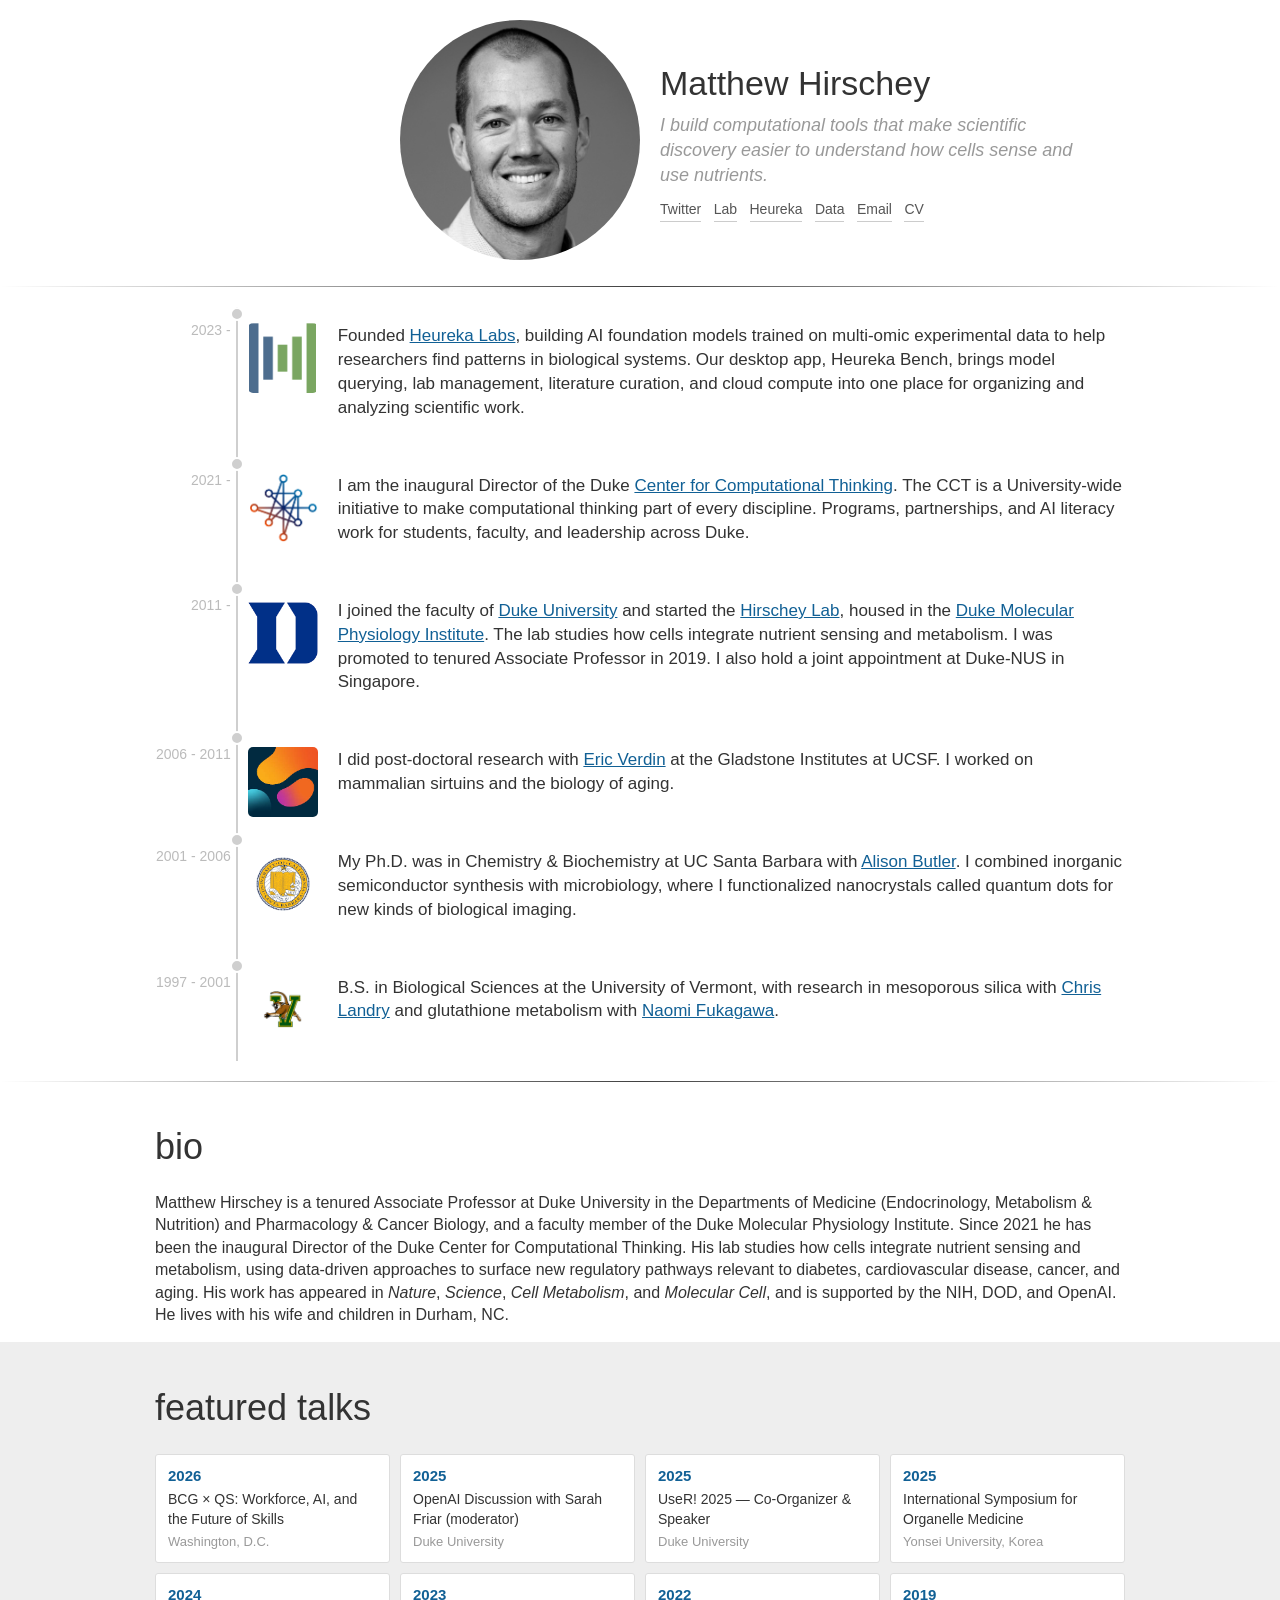
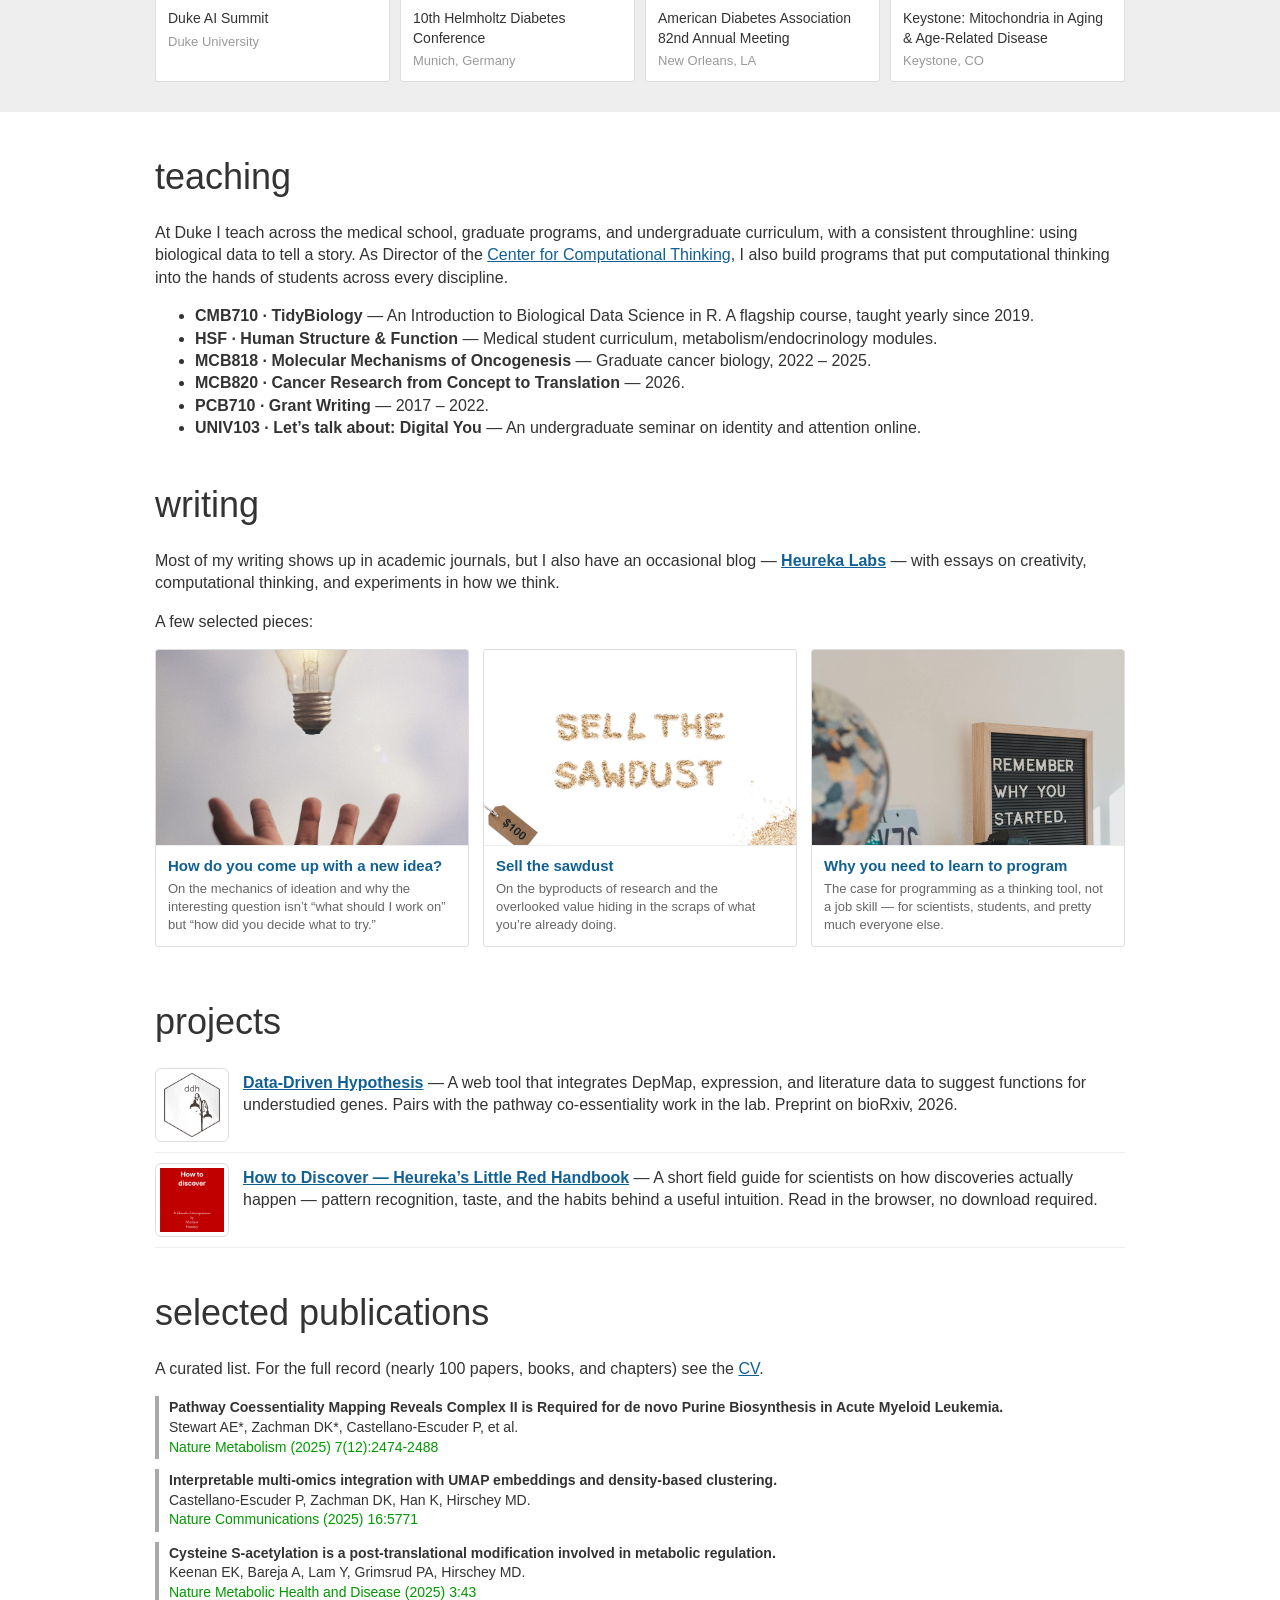
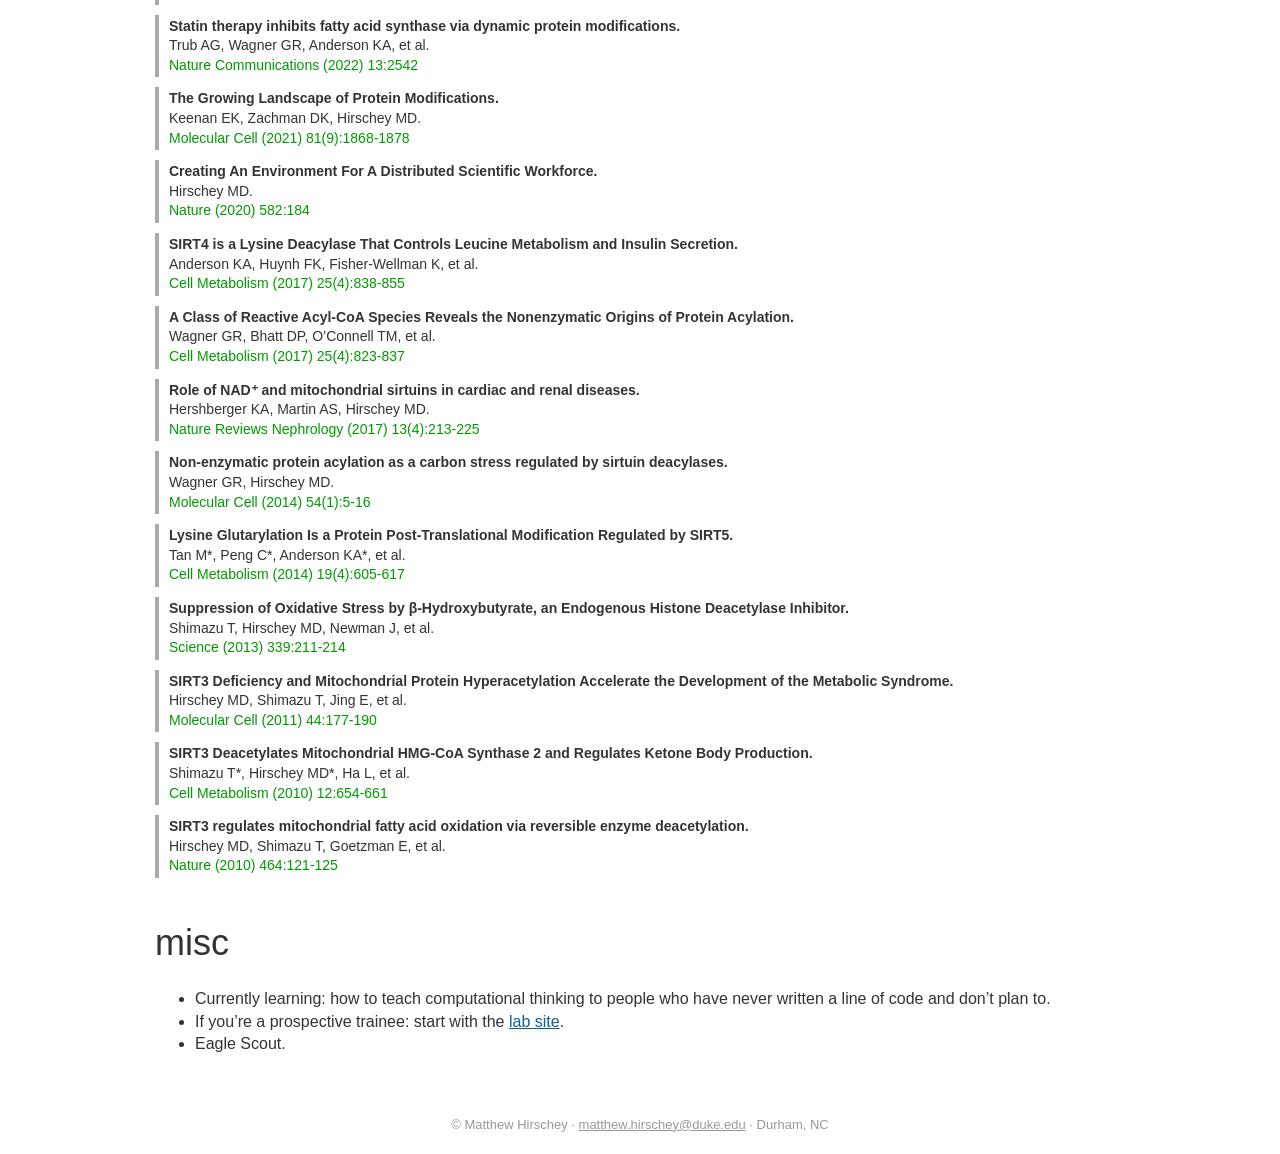
<file: index.html>
<!doctype html>
<html lang="en"><head><meta charset="utf-8">
    <meta name="viewport" content="width=device-width, initial-scale=1, shrink-to-fit=no">
    <title>Matthew Hirschey</title>
    <meta name="description" content="Matthew Hirschey — scientist, Associate Professor at Duke University, Director of the Center for Computational Thinking.">
    <link rel="canonical" href="https://matthewhirschey.com/">
    <meta name="author" content="Matthew Hirschey">

    <!-- Open Graph -->
    <meta property="og:type" content="profile">
    <meta property="og:title" content="Matthew Hirschey">
    <meta property="og:description" content="Matthew Hirschey — scientist, Associate Professor at Duke University, Director of the Center for Computational Thinking.">
    <meta property="og:image" content="https://matthewhirschey.com/Hirschey_Matt_square_bw.jpg">
    <meta property="og:url" content="https://matthewhirschey.com/">
    <meta property="profile:first_name" content="Matthew">
    <meta property="profile:last_name" content="Hirschey">

    <!-- Twitter Card -->
    <meta name="twitter:card" content="summary_large_image">
    <meta name="twitter:creator" content="@matthewhirschey">
    <meta name="twitter:site" content="@matthewhirschey">
    <meta name="twitter:title" content="Matthew Hirschey">
    <meta name="twitter:description" content="Matthew Hirschey — scientist, Associate Professor at Duke University, Director of the Center for Computational Thinking.">
    <meta name="twitter:image" content="https://matthewhirschey.com/Hirschey_Matt_square_bw.jpg">

    <!-- Schema.org Person (JSON-LD) -->
    <script type="application/ld+json">
    {
      "@context": "https://schema.org",
      "@type": "Person",
      "name": "Matthew D. Hirschey",
      "givenName": "Matthew",
      "familyName": "Hirschey",
      "url": "https://matthewhirschey.com/",
      "image": "https://matthewhirschey.com/Hirschey_Matt_square_bw.jpg",
      "email": "matthew.hirschey@duke.edu",
      "description": "Matthew Hirschey — scientist, Associate Professor at Duke University, Director of the Center for Computational Thinking.",
      "jobTitle": "Associate Professor",
      "worksFor": {
        "@type": "EducationalOrganization",
        "name": "Duke University",
        "url": "https://duke.edu",
        "department": {
          "@type": "Organization",
          "name": "Duke Center for Computational Thinking",
          "url": "https://computationalthinking.duke.edu"
        }
      },
      "alumniOf": [
        { "@type": "EducationalOrganization", "name": "UC Santa Barbara", "url": "https://www.ucsb.edu" },
        { "@type": "EducationalOrganization", "name": "University of Vermont", "url": "https://www.uvm.edu" }
      ],
      "knowsAbout": [
        "metabolism", "mitochondria", "sirtuins", "nutrient sensing",
        "computational biology", "data-driven discovery", "computational thinking"
      ],
      "sameAs": [
        "https://twitter.com/matthewhirschey",
        "https://www.linkedin.com/in/matthew-hirschey/",
        "https://www.hirscheylab.org",
        "https://www.heurekalabs.co",
        "https://www.heurekalabs.org",
        "https://www.datadrivenhypothesis.com",
        "https://orcid.org/0000-0003-4541-5376",
        "https://scholar.google.com/citations?user=OLG9E-sAAAAJ",
        "https://github.com/matthewhirschey",
        "https://scholars.duke.edu/person/matthew.hirschey",
        "https://www.wikidata.org/wiki/Q37379356"
      ]
    }
    </script>

    <link rel="stylesheet" type="text/css" href="style.css">
  </head>
  <body>

    <div id="dhead" class="container">
      <div class="row">
        <div id="dpic">
          <img src="Hirschey_Matt_square_bw.jpg" class="ppic" alt="Matthew Hirschey">
        </div>
        <div id="ddesc">
          <h1>Matthew Hirschey</h1>
          <h2>I build computational tools that make scientific discovery easier to understand how cells sense and use nutrients.</h2>
          <div id="dico">
            <a href="https://twitter.com/matthewhirschey">Twitter</a>
            <a href="https://www.hirscheylab.org">Lab</a>
            <a href="https://www.heurekalabs.co">Heureka</a>
            <a href="https://www.datadrivenhypothesis.com">Data</a>
            <a href="mailto:matthew.hirschey@duke.edu">Email</a>
            <a href="Hirschey_CV.pdf">CV</a>
          </div>
        </div>
      </div>
    </div>

    <hr>

<div id="history" class="container">
<div class="entry row">
<div class="timespan">
<p>2023 -</p>
</div>
<div class="ico">
<div class="entry-dot">

</div>
<p><img src="img/heureka-logo.png"></p>
</div>
<div class="desc">
<p>Founded <a href="https://www.heurekalabs.co">Heureka Labs</a>, building AI foundation models trained on multi-omic experimental data to help researchers find patterns in biological systems. Our desktop app, Heureka Bench, brings model querying, lab management, literature curation, and cloud compute into one place for organizing and analyzing scientific work.</p>
</div>
</div>
<div class="entry row">
<div class="timespan">
<p>2021 -</p>
</div>
<div class="ico">
<div class="entry-dot">

</div>
<p><img src="img/cct-logo.png"></p>
</div>
<div class="desc">
<p>I am the inaugural Director of the Duke <a href="https://computationalthinking.duke.edu">Center for Computational Thinking</a>. The CCT is a University-wide initiative to make computational thinking part of every discipline. Programs, partnerships, and AI literacy work for students, faculty, and leadership across Duke.</p>
</div>
</div>
<div class="entry row">
<div class="timespan">
<p>2011 -</p>
</div>
<div class="ico">
<div class="entry-dot">

</div>
<p><img src="img/duke-logo.png"></p>
</div>
<div class="desc">
<p>I joined the faculty of <a href="https://medicine.duke.edu">Duke University</a> and started the <a href="https://www.hirscheylab.org">Hirschey Lab</a>, housed in the <a href="https://dmpi.duke.edu">Duke Molecular Physiology Institute</a>. The lab studies how cells integrate nutrient sensing and metabolism. I was promoted to tenured Associate Professor in 2019. I also hold a joint appointment at Duke-NUS in Singapore.</p>
</div>
</div>
<div class="entry row">
<div class="timespan">
<p>2006 - 2011</p>
</div>
<div class="ico">
<div class="entry-dot">

</div>
<p><img src="img/gladstone-logo.jpeg"></p>
</div>
<div class="desc">
<p>I did post-doctoral research with <a href="https://en.wikipedia.org/wiki/Eric_Verdin">Eric Verdin</a> at the Gladstone Institutes at UCSF. I worked on mammalian sirtuins and the biology of aging.</p>
</div>
</div>
<div class="entry row">
<div class="timespan">
<p>2001 - 2006</p>
</div>
<div class="ico">
<div class="entry-dot">

</div>
<p><img src="img/ucsb-logo.png"></p>
</div>
<div class="desc">
<p>My Ph.D.&nbsp;was in Chemistry &amp; Biochemistry at UC Santa Barbara with <a href="https://labs.chem.ucsb.edu/butler/alison/">Alison Butler</a>. I combined inorganic semiconductor synthesis with microbiology, where I functionalized nanocrystals called quantum dots for new kinds of biological imaging.</p>
</div>
</div>
<div class="entry row">
<div class="timespan">
<p>1997 - 2001</p>
</div>
<div class="ico">
<div class="entry-dot">

</div>
<p><img src="img/uvm-logo.png"></p>
</div>
<div class="desc">
<p>B.S. in Biological Sciences at the University of Vermont, with research in mesoporous silica with <a href="https://www.uvm.edu/cas/chemistry/profile/christopher-c-landry">Chris Landry</a> and glutathione metabolism with <a href="https://en.wikipedia.org/wiki/Naomi_Fukagawa">Naomi Fukagawa</a>.</p>
</div>
</div>
</div>
<hr>
<div id="bio" class="container">
<div class="ctitle">
bio
</div>
<p>Matthew Hirschey is a tenured Associate Professor at Duke University in the Departments of Medicine (Endocrinology, Metabolism &amp; Nutrition) and Pharmacology &amp; Cancer Biology, and a faculty member of the Duke Molecular Physiology Institute. Since 2021 he has been the inaugural Director of the Duke Center for Computational Thinking. His lab studies how cells integrate nutrient sensing and metabolism, using data-driven approaches to surface new regulatory pathways relevant to diabetes, cardiovascular disease, cancer, and aging. His work has appeared in <em>Nature</em>, <em>Science</em>, <em>Cell Metabolism</em>, and <em>Molecular Cell</em>, and is supported by the NIH, DOD, and OpenAI. He lives with his wife and children in Durham, NC.</p>
</div>
<div style="background-color: #eee; padding-top: 1px; margin-top: 10px;">
  <div id="featured-talks" class="container">
    <div class="ctitle">featured talks</div>
    <div class="row">
      <div class="card">
        <span class="cyear">2026</span>
        <span class="cvenue">BCG × QS: Workforce, AI, and the Future of Skills</span>
        <span class="cloc">Washington, D.C.</span>
      </div>
      <div class="card">
        <span class="cyear">2025</span>
        <span class="cvenue">OpenAI Discussion with Sarah Friar (moderator)</span>
        <span class="cloc">Duke University</span>
      </div>
      <div class="card">
        <span class="cyear">2025</span>
        <span class="cvenue">UseR! 2025 — Co-Organizer &amp; Speaker</span>
        <span class="cloc">Duke University</span>
      </div>
      <div class="card">
        <span class="cyear">2025</span>
        <span class="cvenue">International Symposium for Organelle Medicine</span>
        <span class="cloc">Yonsei University, Korea</span>
      </div>
      <div class="card">
        <span class="cyear">2024</span>
        <span class="cvenue">Duke AI Summit</span>
        <span class="cloc">Duke University</span>
      </div>
      <div class="card">
        <span class="cyear">2023</span>
        <span class="cvenue">10th Helmholtz Diabetes Conference</span>
        <span class="cloc">Munich, Germany</span>
      </div>
      <div class="card">
        <span class="cyear">2022</span>
        <span class="cvenue">American Diabetes Association 82nd Annual Meeting</span>
        <span class="cloc">New Orleans, LA</span>
      </div>
      <div class="card">
        <span class="cyear">2019</span>
        <span class="cvenue">Keystone: Mitochondria in Aging &amp; Age-Related Disease</span>
        <span class="cloc">Keystone, CO</span>
      </div>
    </div>
  </div>
</div>
<div id="teaching" class="container">
<div class="ctitle">
teaching
</div>
<p>At Duke I teach across the medical school, graduate programs, and undergraduate curriculum, with a consistent throughline: using biological data to tell a story. As Director of the <a href="https://computationalthinking.duke.edu">Center for Computational Thinking</a>, I also build programs that put computational thinking into the hands of students across every discipline.</p>
<div class="tul nodot">
<ul>
<li><span><strong>CMB710 · TidyBiology</strong></span> — An Introduction to Biological Data Science in R. A flagship course, taught yearly since 2019.</li>
<li><span><strong>HSF · Human Structure &amp; Function</strong></span> — Medical student curriculum, metabolism/endocrinology modules.</li>
<li><span><strong>MCB818 · Molecular Mechanisms of Oncogenesis</strong></span> — Graduate cancer biology, 2022 – 2025.</li>
<li><span><strong>MCB820 · Cancer Research from Concept to Translation</strong></span> — 2026.</li>
<li><span><strong>PCB710 · Grant Writing</strong></span> — 2017 – 2022.</li>
<li><span><strong>UNIV103 · Let’s talk about: Digital You</strong></span> — An undergraduate seminar on identity and attention online.</li>
</ul>
</div>
</div>
<div id="writing" class="container">
<div class="ctitle">
writing
</div>
<p>Most of my writing shows up in academic journals, but I also have an occasional blog — <a href="https://www.heurekalabs.org"><strong>Heureka Labs</strong></a> — with essays on creativity, computational thinking, and experiments in how we think.</p>
<p>A few selected pieces:</p>
<div class="row writing-row">
  <div class="card wcard">
    <a href="https://www.heurekalabs.org/a-new-experiment/" class="wthumb"><img src="img/post-new-idea.jpg" alt="How do you come up with a new idea?"></a>
    <a href="https://www.heurekalabs.org/a-new-experiment/" class="wtitle">How do you come up with a new idea?</a>
    <div class="wdesc">On the mechanics of ideation and why the interesting question isn’t
“what should I work on” but “how did you decide what to try.”</div>
  </div>
  <div class="card wcard">
    <a href="https://www.heurekalabs.org/sell-the-sawdust/" class="wthumb"><img src="img/post-sawdust.jpg" alt="Sell the sawdust"></a>
    <a href="https://www.heurekalabs.org/sell-the-sawdust/" class="wtitle">Sell the sawdust</a>
    <div class="wdesc">On the byproducts of research and the overlooked value hiding in the
scraps of what you’re already doing.</div>
  </div>
  <div class="card wcard">
    <a href="https://www.heurekalabs.org/why-learn-to-program/" class="wthumb"><img src="img/post-program.jpg" alt="Why you need to learn to program"></a>
    <a href="https://www.heurekalabs.org/why-learn-to-program/" class="wtitle">Why you need to learn to program</a>
    <div class="wdesc">The case for programming as a thinking tool, not a job skill — for
scientists, students, and pretty much everyone else.</div>
  </div>
</div>
</div>
<div id="pet-projects" class="container">
  <div class="ctitle">projects</div>
  <div class="project">
    <div class="pico"><img src="img/ddh-logo.png" alt="Data-Driven Hypothesis"></div>
    <div class="pdesc">
      <a href="https://www.datadrivenhypothesis.com"><b>Data-Driven Hypothesis</b></a> — A web tool that integrates DepMap, expression, and literature data to
suggest functions for understudied genes. Pairs with the pathway
co-essentiality work in the lab. Preprint on bioRxiv, 2026.
    </div>
    <div class="pend"></div>
  </div>
  <div class="project">
    <div class="pico"><img src="img/handbook-logo.png" alt="How to Discover — Heureka’s Little Red Handbook"></div>
    <div class="pdesc">
      <a href="https://handbook.heurekalabs.co"><b>How to Discover — Heureka’s Little Red Handbook</b></a> — A short field guide for scientists on how discoveries actually happen
— pattern recognition, taste, and the habits behind a useful intuition.
Read in the browser, no download required.
    </div>
    <div class="pend"></div>
  </div>
</div>
<div id="publications" class="container">
<div class="ctitle">
selected publications
</div>
<p>A curated list. For the full record (nearly 100 papers, books, and chapters) see the <a href="Hirschey_CV.pdf">CV</a>.</p>
<div class="pub-list">
<div class="pub">
<a class="pub-title" href="https://doi.org/10.1038/s42255-025-01410-x" target="_blank" rel="noopener">Pathway Coessentiality Mapping Reveals Complex II is Required for de novo Purine Biosynthesis in Acute Myeloid Leukemia.</a>
<span class="pub-authors">Stewart AE*, Zachman DK*, Castellano-Escuder P, et al.</span>
<span class="pub-venue">Nature Metabolism (2025) 7(12):2474-2488</span>
</div>
<script type="application/ld+json">{"@context":"https://schema.org","@type":"ScholarlyArticle","name":"Pathway Coessentiality Mapping Reveals Complex II is Required for de novo Purine Biosynthesis in Acute Myeloid Leukemia.","author":[{"@type":"Person","name":"Stewart AE"},{"@type":"Person","name":"Zachman DK"},{"@type":"Person","name":"Castellano-Escuder P"}],"datePublished":"2025","isPartOf":{"@type":"Periodical","name":"Nature Metabolism"},"identifier":"https://doi.org/10.1038/s42255-025-01410-x","sameAs":"https://doi.org/10.1038/s42255-025-01410-x","url":"https://doi.org/10.1038/s42255-025-01410-x"}</script>
<div class="pub">
<a class="pub-title" href="https://doi.org/10.1038/s41467-025-60822-1" target="_blank" rel="noopener">Interpretable multi-omics integration with UMAP embeddings and density-based clustering.</a>
<span class="pub-authors">Castellano-Escuder P, Zachman DK, Han K, Hirschey MD.</span>
<span class="pub-venue">Nature Communications (2025) 16:5771</span>
</div>
<script type="application/ld+json">{"@context":"https://schema.org","@type":"ScholarlyArticle","name":"Interpretable multi-omics integration with UMAP embeddings and density-based clustering.","author":[{"@type":"Person","name":"Castellano-Escuder P"},{"@type":"Person","name":"Zachman DK"},{"@type":"Person","name":"Han K"},{"@type":"Person","name":"Hirschey MD"}],"datePublished":"2025","isPartOf":{"@type":"Periodical","name":"Nature Communications"},"identifier":"https://doi.org/10.1038/s41467-025-60822-1","sameAs":"https://doi.org/10.1038/s41467-025-60822-1","url":"https://doi.org/10.1038/s41467-025-60822-1"}</script>
<div class="pub">
<a class="pub-title" href="https://doi.org/10.1038/s44324-025-00081-2" target="_blank" rel="noopener">Cysteine S-acetylation is a post-translational modification involved in metabolic regulation.</a>
<span class="pub-authors">Keenan EK, Bareja A, Lam Y, Grimsrud PA, Hirschey MD.</span>
<span class="pub-venue">Nature Metabolic Health and Disease (2025) 3:43</span>
</div>
<script type="application/ld+json">{"@context":"https://schema.org","@type":"ScholarlyArticle","name":"Cysteine S-acetylation is a post-translational modification involved in metabolic regulation.","author":[{"@type":"Person","name":"Keenan EK"},{"@type":"Person","name":"Bareja A"},{"@type":"Person","name":"Lam Y"},{"@type":"Person","name":"Grimsrud PA"},{"@type":"Person","name":"Hirschey MD"}],"datePublished":"2025","isPartOf":{"@type":"Periodical","name":"Nature Metabolic Health and Disease"},"identifier":"https://doi.org/10.1038/s44324-025-00081-2","sameAs":"https://doi.org/10.1038/s44324-025-00081-2","url":"https://doi.org/10.1038/s44324-025-00081-2"}</script>
<div class="pub">
<a class="pub-title" href="https://doi.org/10.1038/s41467-022-30060-w" target="_blank" rel="noopener">Statin therapy inhibits fatty acid synthase via dynamic protein modifications.</a>
<span class="pub-authors">Trub AG, Wagner GR, Anderson KA, et al.</span>
<span class="pub-venue">Nature Communications (2022) 13:2542</span>
</div>
<script type="application/ld+json">{"@context":"https://schema.org","@type":"ScholarlyArticle","name":"Statin therapy inhibits fatty acid synthase via dynamic protein modifications.","author":[{"@type":"Person","name":"Trub AG"},{"@type":"Person","name":"Wagner GR"},{"@type":"Person","name":"Anderson KA"}],"datePublished":"2022","isPartOf":{"@type":"Periodical","name":"Nature Communications"},"identifier":"https://doi.org/10.1038/s41467-022-30060-w","sameAs":"https://doi.org/10.1038/s41467-022-30060-w","url":"https://doi.org/10.1038/s41467-022-30060-w"}</script>
<div class="pub">
<a class="pub-title" href="https://doi.org/10.1016/j.molcel.2021.03.015" target="_blank" rel="noopener">The Growing Landscape of Protein Modifications.</a>
<span class="pub-authors">Keenan EK, Zachman DK, Hirschey MD.</span>
<span class="pub-venue">Molecular Cell (2021) 81(9):1868-1878</span>
</div>
<script type="application/ld+json">{"@context":"https://schema.org","@type":"ScholarlyArticle","name":"The Growing Landscape of Protein Modifications.","author":[{"@type":"Person","name":"Keenan EK"},{"@type":"Person","name":"Zachman DK"},{"@type":"Person","name":"Hirschey MD"}],"datePublished":"2021","isPartOf":{"@type":"Periodical","name":"Molecular Cell"},"identifier":"https://doi.org/10.1016/j.molcel.2021.03.015","sameAs":"https://doi.org/10.1016/j.molcel.2021.03.015","url":"https://doi.org/10.1016/j.molcel.2021.03.015"}</script>
<div class="pub">
<a class="pub-title" href="https://doi.org/10.1038/d41586-020-01708-8" target="_blank" rel="noopener">Creating An Environment For A Distributed Scientific Workforce.</a>
<span class="pub-authors">Hirschey MD.</span>
<span class="pub-venue">Nature (2020) 582:184</span>
</div>
<script type="application/ld+json">{"@context":"https://schema.org","@type":"ScholarlyArticle","name":"Creating An Environment For A Distributed Scientific Workforce.","author":[{"@type":"Person","name":"Hirschey MD"}],"datePublished":"2020","isPartOf":{"@type":"Periodical","name":"Nature"},"identifier":"https://doi.org/10.1038/d41586-020-01708-8","sameAs":"https://doi.org/10.1038/d41586-020-01708-8","url":"https://doi.org/10.1038/d41586-020-01708-8"}</script>
<div class="pub">
<a class="pub-title" href="https://doi.org/10.1016/j.cmet.2017.03.003" target="_blank" rel="noopener">SIRT4 is a Lysine Deacylase That Controls Leucine Metabolism and Insulin Secretion.</a>
<span class="pub-authors">Anderson KA, Huynh FK, Fisher-Wellman K, et al.</span>
<span class="pub-venue">Cell Metabolism (2017) 25(4):838-855</span>
</div>
<script type="application/ld+json">{"@context":"https://schema.org","@type":"ScholarlyArticle","name":"SIRT4 is a Lysine Deacylase That Controls Leucine Metabolism and Insulin Secretion.","author":[{"@type":"Person","name":"Anderson KA"},{"@type":"Person","name":"Huynh FK"},{"@type":"Person","name":"Fisher-Wellman K"}],"datePublished":"2017","isPartOf":{"@type":"Periodical","name":"Cell Metabolism"},"identifier":"https://doi.org/10.1016/j.cmet.2017.03.003","sameAs":"https://doi.org/10.1016/j.cmet.2017.03.003","url":"https://doi.org/10.1016/j.cmet.2017.03.003"}</script>
<div class="pub">
<a class="pub-title" href="https://doi.org/10.1016/j.cmet.2017.03.006" target="_blank" rel="noopener">A Class of Reactive Acyl-CoA Species Reveals the Nonenzymatic Origins of Protein Acylation.</a>
<span class="pub-authors">Wagner GR, Bhatt DP, O’Connell TM, et al.</span>
<span class="pub-venue">Cell Metabolism (2017) 25(4):823-837</span>
</div>
<script type="application/ld+json">{"@context":"https://schema.org","@type":"ScholarlyArticle","name":"A Class of Reactive Acyl-CoA Species Reveals the Nonenzymatic Origins of Protein Acylation.","author":[{"@type":"Person","name":"Wagner GR"},{"@type":"Person","name":"Bhatt DP"},{"@type":"Person","name":"O’Connell TM"}],"datePublished":"2017","isPartOf":{"@type":"Periodical","name":"Cell Metabolism"},"identifier":"https://doi.org/10.1016/j.cmet.2017.03.006","sameAs":"https://doi.org/10.1016/j.cmet.2017.03.006","url":"https://doi.org/10.1016/j.cmet.2017.03.006"}</script>
<div class="pub">
<a class="pub-title" href="https://doi.org/10.1038/nrneph.2017.5" target="_blank" rel="noopener">Role of NAD⁺ and mitochondrial sirtuins in cardiac and renal diseases.</a>
<span class="pub-authors">Hershberger KA, Martin AS, Hirschey MD.</span>
<span class="pub-venue">Nature Reviews Nephrology (2017) 13(4):213-225</span>
</div>
<script type="application/ld+json">{"@context":"https://schema.org","@type":"ScholarlyArticle","name":"Role of NAD⁺ and mitochondrial sirtuins in cardiac and renal diseases.","author":[{"@type":"Person","name":"Hershberger KA"},{"@type":"Person","name":"Martin AS"},{"@type":"Person","name":"Hirschey MD"}],"datePublished":"2017","isPartOf":{"@type":"Periodical","name":"Nature Reviews Nephrology"},"identifier":"https://doi.org/10.1038/nrneph.2017.5","sameAs":"https://doi.org/10.1038/nrneph.2017.5","url":"https://doi.org/10.1038/nrneph.2017.5"}</script>
<div class="pub">
<a class="pub-title" href="https://doi.org/10.1016/j.molcel.2014.03.027" target="_blank" rel="noopener">Non-enzymatic protein acylation as a carbon stress regulated by sirtuin deacylases.</a>
<span class="pub-authors">Wagner GR, Hirschey MD.</span>
<span class="pub-venue">Molecular Cell (2014) 54(1):5-16</span>
</div>
<script type="application/ld+json">{"@context":"https://schema.org","@type":"ScholarlyArticle","name":"Non-enzymatic protein acylation as a carbon stress regulated by sirtuin deacylases.","author":[{"@type":"Person","name":"Wagner GR"},{"@type":"Person","name":"Hirschey MD"}],"datePublished":"2014","isPartOf":{"@type":"Periodical","name":"Molecular Cell"},"identifier":"https://doi.org/10.1016/j.molcel.2014.03.027","sameAs":"https://doi.org/10.1016/j.molcel.2014.03.027","url":"https://doi.org/10.1016/j.molcel.2014.03.027"}</script>
<div class="pub">
<a class="pub-title" href="https://doi.org/10.1016/j.cmet.2014.03.014" target="_blank" rel="noopener">Lysine Glutarylation Is a Protein Post-Translational Modification Regulated by SIRT5.</a>
<span class="pub-authors">Tan M*, Peng C*, Anderson KA*, et al.</span>
<span class="pub-venue">Cell Metabolism (2014) 19(4):605-617</span>
</div>
<script type="application/ld+json">{"@context":"https://schema.org","@type":"ScholarlyArticle","name":"Lysine Glutarylation Is a Protein Post-Translational Modification Regulated by SIRT5.","author":[{"@type":"Person","name":"Tan M"},{"@type":"Person","name":"Peng C"},{"@type":"Person","name":"Anderson KA"}],"datePublished":"2014","isPartOf":{"@type":"Periodical","name":"Cell Metabolism"},"identifier":"https://doi.org/10.1016/j.cmet.2014.03.014","sameAs":"https://doi.org/10.1016/j.cmet.2014.03.014","url":"https://doi.org/10.1016/j.cmet.2014.03.014"}</script>
<div class="pub">
<a class="pub-title" href="https://doi.org/10.1126/science.1227166" target="_blank" rel="noopener">Suppression of Oxidative Stress by β-Hydroxybutyrate, an Endogenous Histone Deacetylase Inhibitor.</a>
<span class="pub-authors">Shimazu T, Hirschey MD, Newman J, et al.</span>
<span class="pub-venue">Science (2013) 339:211-214</span>
</div>
<script type="application/ld+json">{"@context":"https://schema.org","@type":"ScholarlyArticle","name":"Suppression of Oxidative Stress by β-Hydroxybutyrate, an Endogenous Histone Deacetylase Inhibitor.","author":[{"@type":"Person","name":"Shimazu T"},{"@type":"Person","name":"Hirschey MD"},{"@type":"Person","name":"Newman J"}],"datePublished":"2013","isPartOf":{"@type":"Periodical","name":"Science"},"identifier":"https://doi.org/10.1126/science.1227166","sameAs":"https://doi.org/10.1126/science.1227166","url":"https://doi.org/10.1126/science.1227166"}</script>
<div class="pub">
<a class="pub-title" href="https://doi.org/10.1016/j.molcel.2011.07.019" target="_blank" rel="noopener">SIRT3 Deficiency and Mitochondrial Protein Hyperacetylation Accelerate the Development of the Metabolic Syndrome.</a>
<span class="pub-authors">Hirschey MD, Shimazu T, Jing E, et al.</span>
<span class="pub-venue">Molecular Cell (2011) 44:177-190</span>
</div>
<script type="application/ld+json">{"@context":"https://schema.org","@type":"ScholarlyArticle","name":"SIRT3 Deficiency and Mitochondrial Protein Hyperacetylation Accelerate the Development of the Metabolic Syndrome.","author":[{"@type":"Person","name":"Hirschey MD"},{"@type":"Person","name":"Shimazu T"},{"@type":"Person","name":"Jing E"}],"datePublished":"2011","isPartOf":{"@type":"Periodical","name":"Molecular Cell"},"identifier":"https://doi.org/10.1016/j.molcel.2011.07.019","sameAs":"https://doi.org/10.1016/j.molcel.2011.07.019","url":"https://doi.org/10.1016/j.molcel.2011.07.019"}</script>
<div class="pub">
<a class="pub-title" href="https://doi.org/10.1016/j.cmet.2010.11.003" target="_blank" rel="noopener">SIRT3 Deacetylates Mitochondrial HMG-CoA Synthase 2 and Regulates Ketone Body Production.</a>
<span class="pub-authors">Shimazu T*, Hirschey MD*, Ha L, et al.</span>
<span class="pub-venue">Cell Metabolism (2010) 12:654-661</span>
</div>
<script type="application/ld+json">{"@context":"https://schema.org","@type":"ScholarlyArticle","name":"SIRT3 Deacetylates Mitochondrial HMG-CoA Synthase 2 and Regulates Ketone Body Production.","author":[{"@type":"Person","name":"Shimazu T"},{"@type":"Person","name":"Hirschey MD"},{"@type":"Person","name":"Ha L"}],"datePublished":"2010","isPartOf":{"@type":"Periodical","name":"Cell Metabolism"},"identifier":"https://doi.org/10.1016/j.cmet.2010.11.003","sameAs":"https://doi.org/10.1016/j.cmet.2010.11.003","url":"https://doi.org/10.1016/j.cmet.2010.11.003"}</script>
<div class="pub">
<a class="pub-title" href="https://doi.org/10.1038/nature08778" target="_blank" rel="noopener">SIRT3 regulates mitochondrial fatty acid oxidation via reversible enzyme deacetylation.</a>
<span class="pub-authors">Hirschey MD, Shimazu T, Goetzman E, et al.</span>
<span class="pub-venue">Nature (2010) 464:121-125</span>
</div>
<script type="application/ld+json">{"@context":"https://schema.org","@type":"ScholarlyArticle","name":"SIRT3 regulates mitochondrial fatty acid oxidation via reversible enzyme deacetylation.","author":[{"@type":"Person","name":"Hirschey MD"},{"@type":"Person","name":"Shimazu T"},{"@type":"Person","name":"Goetzman E"}],"datePublished":"2010","isPartOf":{"@type":"Periodical","name":"Nature"},"identifier":"https://doi.org/10.1038/nature08778","sameAs":"https://doi.org/10.1038/nature08778","url":"https://doi.org/10.1038/nature08778"}</script>
</div>
</div>
<div id="misc" class="container">
<div class="ctitle">
misc
</div>
<ul>
<li>Currently learning: how to teach computational thinking to people who have never written a line of code and don’t plan to.</li>
<li>If you’re a prospective trainee: start with the <a href="https://www.hirscheylab.org">lab site</a>.</li>
<li>Eagle Scout.</li>
</ul>
</div>

    <footer>
      <div class="container">
        © Matthew Hirschey · <a href="mailto:matthew.hirschey@duke.edu">matthew.hirschey@duke.edu</a> · Durham, NC
      </div>
    </footer>

  

</body></html>
</file>
<file: style.css>
/* Matthew Hirschey — pure HTML/CSS, no frameworks.
   Layout adapted from karpathy.ai (12-col grid, timeline, cards). */

body {
    margin: 0;
    padding: 0;
    background-color: white;
    font-family: sans-serif;
    font-size: 16px;
    line-height: 1.4;
    color: #333;
}

a { color: #116095; }
a:visited { color: #116095; }

/* Layout */
.container {
    margin-left: auto;
    margin-right: auto;
    padding-left: 15px;
    padding-right: 15px;
}
@media (min-width: 992px) {
    .container { width: 970px; }
}
.row {
    display: grid;
    grid-template-columns: repeat(12, 1fr);
}

/* Header */
#dhead { margin-top: 20px; }
#dpic { grid-column: span 6; text-align: right; }
#ddesc { padding-top: 40px; padding-left: 20px; grid-column: span 6; }
@media (max-width: 991px) {
    #dpic { grid-column: span 12; text-align: center; }
    #ddesc { grid-column: span 12; padding-top: 20px; text-align: center; }
}
h1 {
    font-size: 34px;
    font-weight: normal;
    padding: 0;
    margin: 0;
}
h2 {
    font-weight: normal;
    font-style: italic;
    color: #999;
    font-size: 18px;
    padding: 0;
    margin: 5px 0 10px 0;
}
@media (min-width: 992px) {
    h2 { max-width: 420px; }
}
#dpic img {
    width: 240px;
    height: 240px;
    border-radius: 120px;
    object-fit: cover;
    filter: grayscale(100%);
}
#dico { margin-top: 10px; }
#dico a {
    display: inline-block;
    margin-right: 8px;
    color: #555;
    text-decoration: none;
    border-bottom: 1px solid #ccc;
    font-size: 14px;
    padding-bottom: 1px;
}
#dico a:hover { color: #116095; border-bottom-color: #116095; }

/* Horizontal rule */
hr {
    height: 1px;
    background-image: linear-gradient(to right, rgba(0,0,0,0), rgba(0,0,0,0.75), rgba(0,0,0,0));
    padding: 0;
    margin: 20px 0 20px 0;
    border: 0;
}

/* Timeline (history) */
.ico {
    grid-column: span 1;
    vertical-align: top;
    border-left: 2px solid #cfcfcf;
    position: relative;
    min-height: 40px;
}
.ico .badge {
    display: block;
    width: 56px;
    height: 56px;
    margin-left: 10px;
    border-radius: 6px;
    background: #f0f0f0;
    border: 1px solid #ddd;
    color: #116095;
    font-weight: 600;
    font-size: 18px;
    line-height: 56px;
    text-align: center;
    letter-spacing: 0.5px;
}
.ico img {
    display: block;
    width: 70px;
    height: 70px;
    margin-left: 10px;
    object-fit: contain;
    border-radius: 5px;
    background: #fff;
}
.desc {
    grid-column: span 10;
    vertical-align: top;
    font-size: 17px;
    padding-left: 20px;
    padding-bottom: 20px;
}
.entry-dot {
    position: absolute;
    top: 0;
    left: -8px;
    width: 10px;
    height: 10px;
    border-radius: 7px;
    background-color: #cfcfcf;
    border: 2px solid white;
}
.timespan {
    grid-column: span 1;
    font-size: 14px;
    text-align: right;
    padding-right: 5px;
    color: #bbb;
}

/* Section titles */
.ctitle {
    font-size: 36px;
    margin-bottom: 20px;
    margin-top: 40px;
    font-weight: normal;
}

/* Featured talks (cards) */
#featured-talks .row {
    grid-column-gap: 10px;
    grid-row-gap: 10px;
    padding-bottom: 30px;
}
.card {
    grid-column: span 3;
    vertical-align: top;
    background-color: white;
    border: 1px solid #ddd;
    border-radius: 3px;
    padding: 10px 12px;
    font-size: 14px;
}
.card .cyear { color: #116095; font-weight: 600; font-size: 15px; }
.card .cvenue { display: block; margin-top: 4px; }
.card .cloc { display: block; color: #999; font-size: 13px; margin-top: 4px; }
@media (max-width: 991px) {
    .card { grid-column: span 6; }
    #featured-talks .row { grid-column-gap: 5px; grid-row-gap: 5px; }
}

/* Pet projects */
#pet-projects .row { grid-column-gap: 10px; grid-row-gap: 10px; }
.project {
    margin-bottom: 10px;
    padding-bottom: 10px;
    border-bottom: 1px solid #eee;
}
.pico {
    float: left;
    margin-right: 14px;
    width: 72px;
    height: 72px;
    border-radius: 6px;
    background: #fff;
    border: 1px solid #ddd;
    color: #116095;
    font-weight: 600;
    font-size: 16px;
    line-height: 72px;
    text-align: center;
    overflow: hidden;
}
.pico img {
    display: block;
    width: 100%;
    height: 100%;
    object-fit: contain;
    padding: 4px;
    box-sizing: border-box;
}
.pdesc { overflow: hidden; padding-top: 4px; }
.pend { clear: both; }

/* Writing cards (blog post thumbnails) */
.writing-row {
    grid-column-gap: 14px;
    grid-row-gap: 14px;
    padding-bottom: 10px;
    margin-top: 10px;
}
.wcard {
    grid-column: span 4;
    padding: 0;
    overflow: hidden;
    display: flex;
    flex-direction: column;
}
.wcard .wthumb {
    display: block;
    border-bottom: 1px solid #eee;
    border-radius: 0;
}
.wcard .wthumb img {
    display: block;
    width: 100%;
    aspect-ratio: 16 / 10;
    object-fit: cover;
}
.wcard .wtitle {
    display: block;
    padding: 10px 12px 4px;
    font-weight: 600;
    font-size: 15px;
    color: #116095;
    text-decoration: none;
    line-height: 1.3;
}
.wcard .wtitle:hover { text-decoration: underline; }
.wcard .wdesc {
    padding: 0 12px 12px;
    color: #666;
    font-size: 13px;
    line-height: 1.4;
}
@media (max-width: 991px) {
    .wcard { grid-column: span 6; }
}
@media (max-width: 640px) {
    .wcard { grid-column: span 12; }
}

/* Publications */
.pub {
    font-size: 14px;
    border-left: 4px solid #aaa;
    padding: 2px 0 2px 10px;
    margin-bottom: 10px;
}
.pub-title { display: inline; color: #333; font-weight: 600; text-decoration: none; }
a.pub-title:hover, a.pub-title:focus { text-decoration: underline; }
a.pub-title:visited { color: #333; }
.pub-venue { display: inline; color: #090; }
.pub-authors { display: block; color: #333; }

/* Teaching list */
.tul { padding: 0; }
.til {
    display: block;
    padding: 6px 0;
    border-bottom: 1px solid #eee;
}
.nodot { list-style-type: none; padding-left: 0; }

/* Footer */
footer {
    margin-top: 40px;
    padding: 20px 0;
    text-align: center;
    color: #999;
    font-size: 13px;
}
footer a { color: #999; }
</file>
